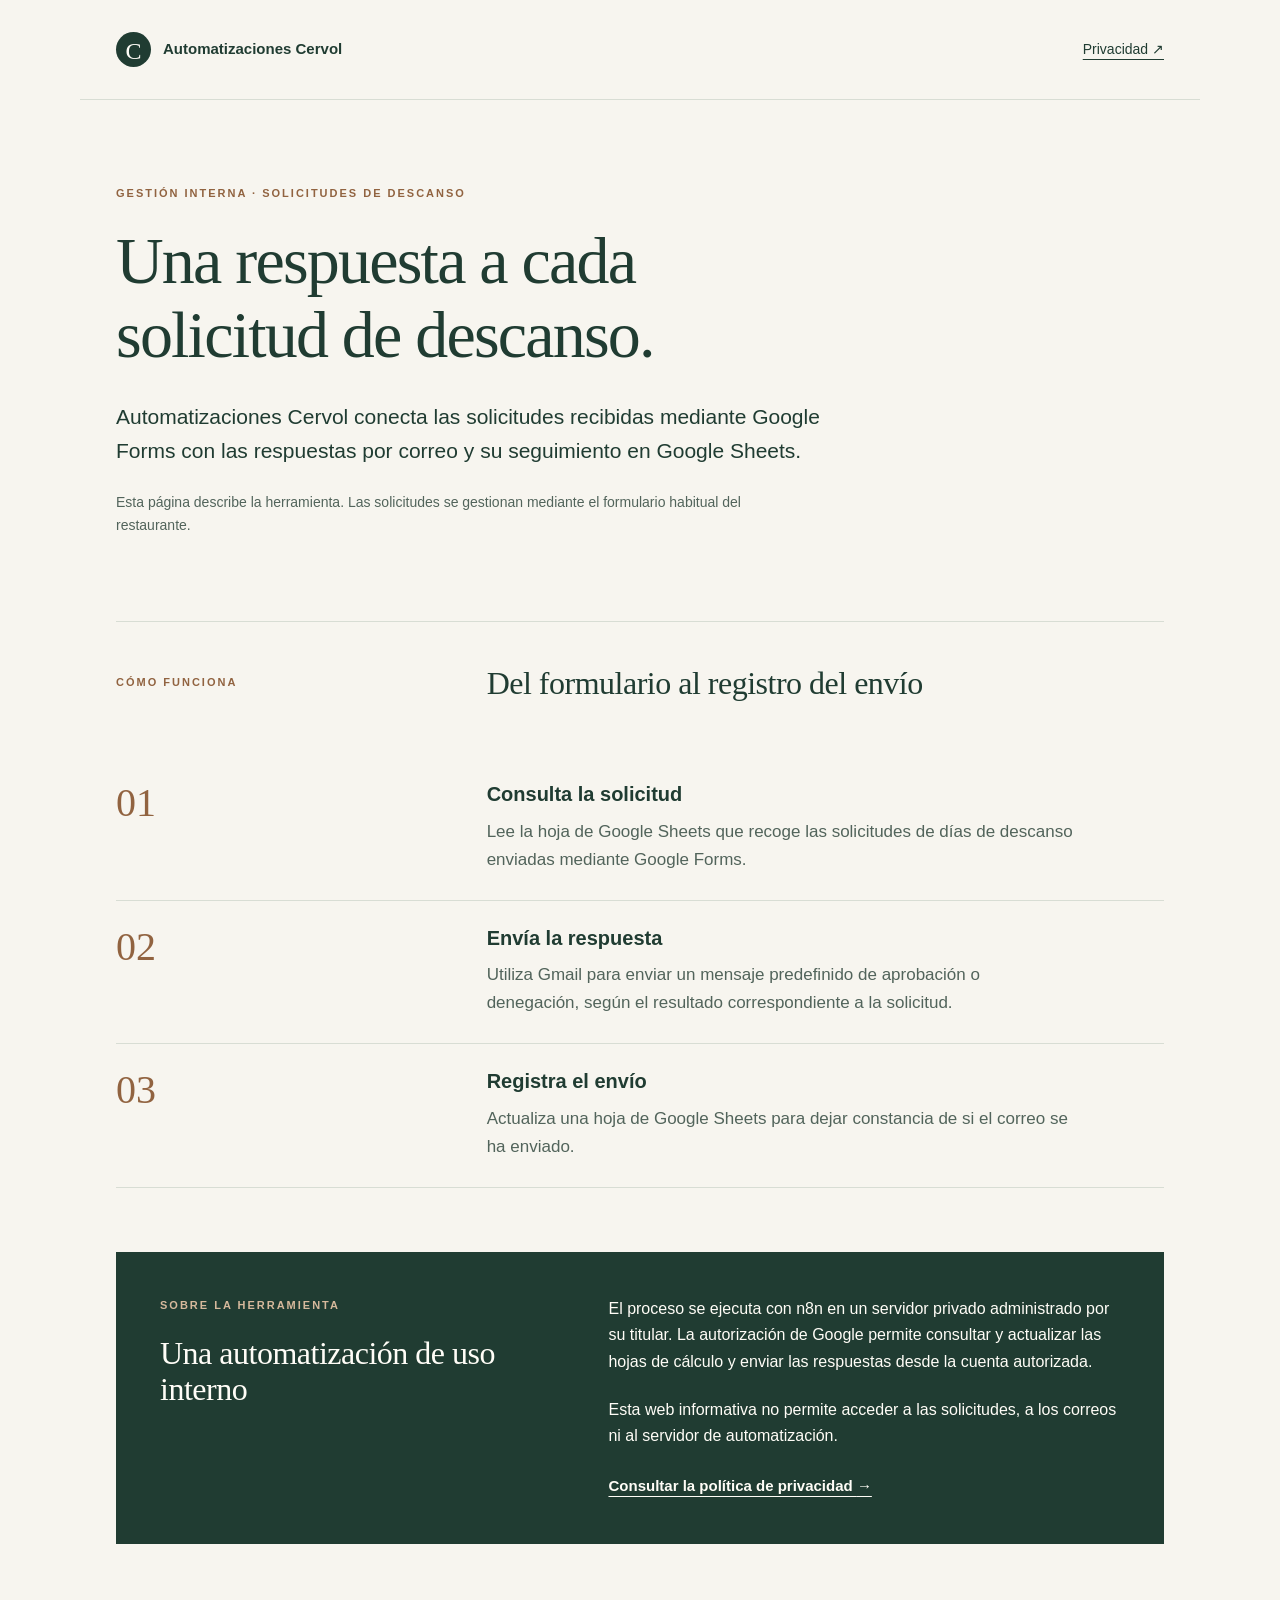
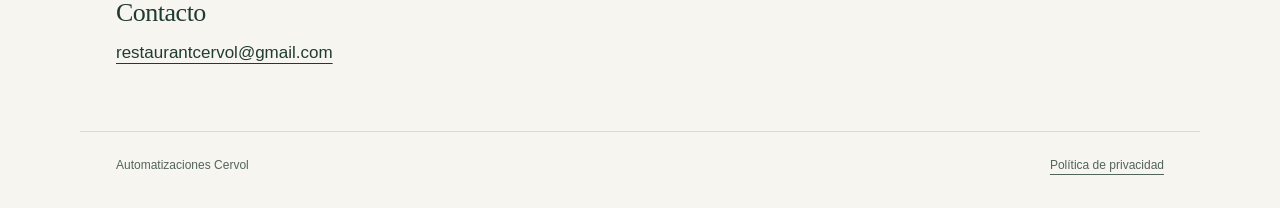
<file: index.html>
<!doctype html>
<html lang="es">
<head>
  <meta charset="utf-8">
  <meta name="viewport" content="width=device-width, initial-scale=1">
  <meta name="robots" content="noindex, nofollow">
  <meta name="description" content="Información sobre la automatización interna de solicitudes de descanso de Cervol.">
  <title>Automatizaciones Cervol</title>
  <link rel="stylesheet" href="styles.css">
</head>
<body>
  <a class="skip" href="#contenido">Ir al contenido</a>
  <header class="topbar wrap">
    <a class="brand" href="index.html"><span class="mark" aria-hidden="true">C</span> Automatizaciones Cervol</a>
    <nav aria-label="Principal"><a href="privacidad.html">Privacidad <span aria-hidden="true">↗</span></a></nav>
  </header>
  <main id="contenido" class="wrap">
    <section class="hero">
      <p class="eyebrow">GESTIÓN INTERNA · SOLICITUDES DE DESCANSO</p>
      <h1>Una respuesta a cada <br>solicitud de descanso.</h1>
      <p class="intro">Automatizaciones Cervol conecta las solicitudes recibidas mediante Google Forms con las respuestas por correo y su seguimiento en Google Sheets.</p>
      <p class="note">Esta página describe la herramienta. Las solicitudes se gestionan mediante el formulario habitual del restaurante.</p>
    </section>
    <section class="process" aria-labelledby="proceso">
      <div class="section-heading"><p class="eyebrow">CÓMO FUNCIONA</p><h2 id="proceso">Del formulario al registro del envío</h2></div>
      <ol class="steps">
        <li><span class="number" aria-hidden="true">01</span><div><h3>Consulta la solicitud</h3><p>Lee la hoja de Google Sheets que recoge las solicitudes de días de descanso enviadas mediante Google Forms.</p></div></li>
        <li><span class="number" aria-hidden="true">02</span><div><h3>Envía la respuesta</h3><p>Utiliza Gmail para enviar un mensaje predefinido de aprobación o denegación, según el resultado correspondiente a la solicitud.</p></div></li>
        <li><span class="number" aria-hidden="true">03</span><div><h3>Registra el envío</h3><p>Actualiza una hoja de Google Sheets para dejar constancia de si el correo se ha enviado.</p></div></li>
      </ol>
    </section>
    <section class="info-panel" aria-labelledby="uso">
      <div><p class="eyebrow">SOBRE LA HERRAMIENTA</p><h2 id="uso">Una automatización de uso interno</h2></div>
      <div><p>El proceso se ejecuta con n8n en un servidor privado administrado por su titular. La autorización de Google permite consultar y actualizar las hojas de cálculo y enviar las respuestas desde la cuenta autorizada.</p><p>Esta web informativa no permite acceder a las solicitudes, a los correos ni al servidor de automatización.</p><a class="text-link" href="privacidad.html">Consultar la política de privacidad <span aria-hidden="true">→</span></a></div>
    </section>
    <section class="contact"><h2>Contacto</h2><a href="mailto:restaurantcervol@gmail.com">restaurantcervol@gmail.com</a></section>
  </main>
  <footer class="wrap footer"><span>Automatizaciones Cervol</span><a href="privacidad.html">Política de privacidad</a></footer>
</body>
</html>
</file>
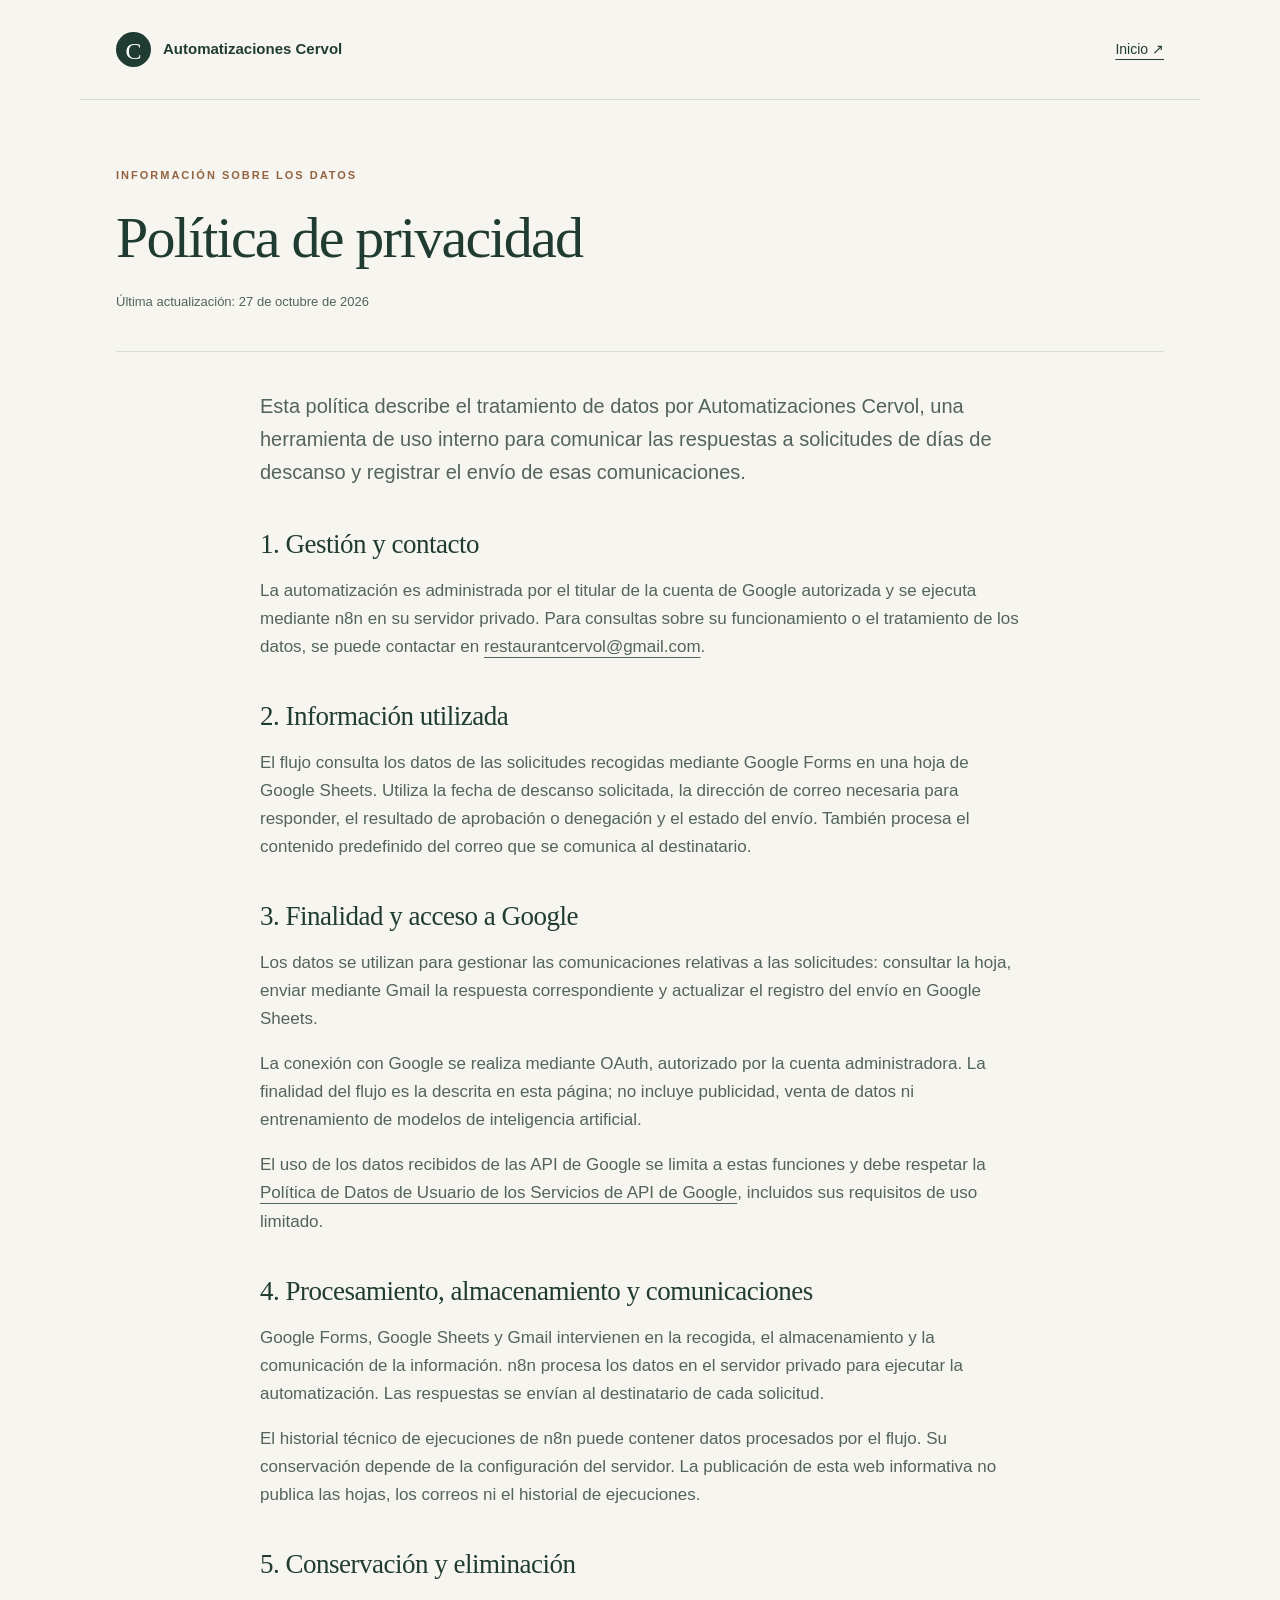
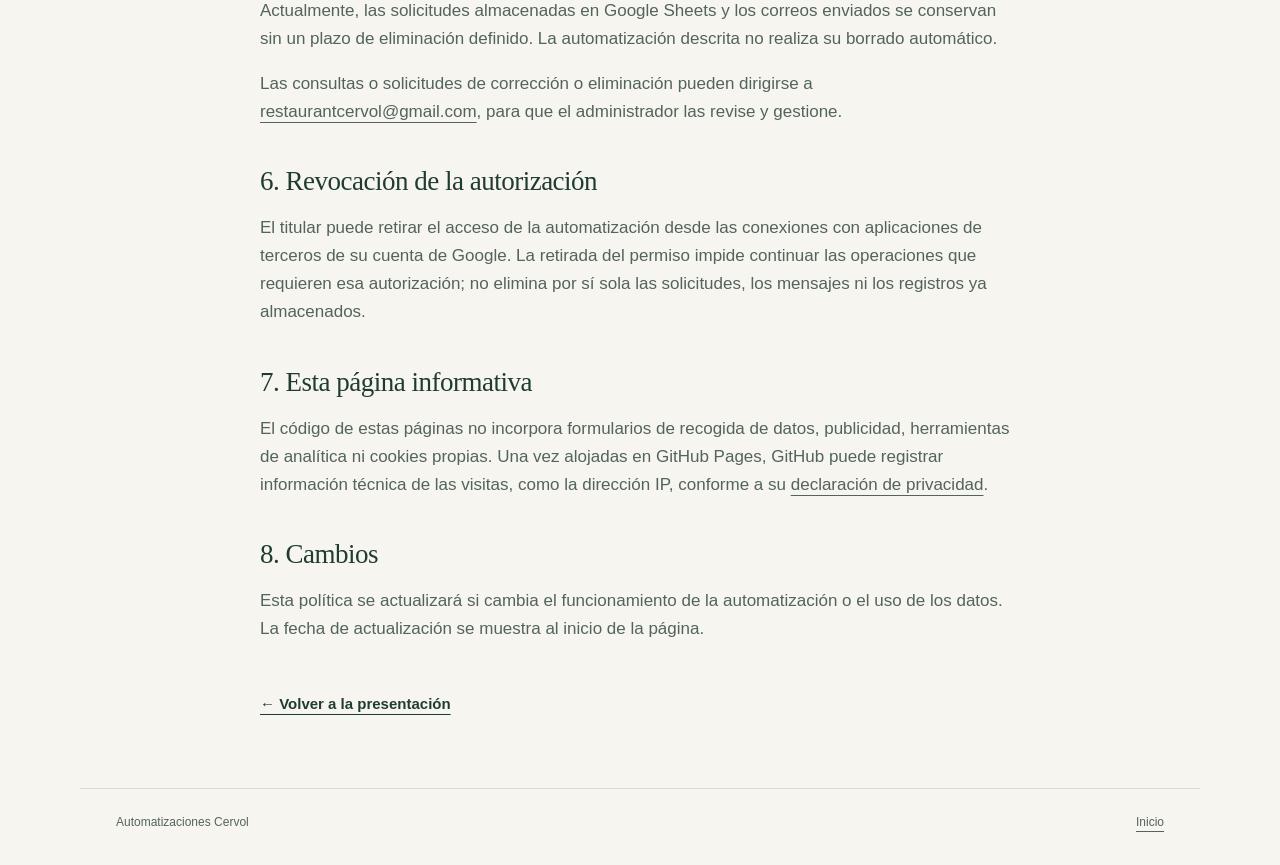
<file: privacidad.html>
<!doctype html>
<html lang="es">
<head>
  <meta charset="utf-8">
  <meta name="viewport" content="width=device-width, initial-scale=1">
  <meta name="robots" content="noindex, nofollow">
  <meta name="description" content="Uso de los datos en la automatización interna de solicitudes de descanso de Cervol.">
  <title>Política de privacidad · Automatizaciones Cervol</title>
  <link rel="stylesheet" href="styles.css">
</head>
<body>
  <a class="skip" href="#contenido">Ir al contenido</a>
  <header class="topbar wrap"><a class="brand" href="index.html"><span class="mark" aria-hidden="true">C</span> Automatizaciones Cervol</a><nav aria-label="Principal"><a href="index.html">Inicio <span aria-hidden="true">↗</span></a></nav></header>
  <main id="contenido" class="wrap policy">
    <div class="policy-title"><p class="eyebrow">INFORMACIÓN SOBRE LOS DATOS</p><h1>Política de privacidad</h1><p class="updated">Última actualización: 27 de octubre de 2026</p></div>
    <div class="policy-body">
      <p class="lead">Esta política describe el tratamiento de datos por Automatizaciones Cervol, una herramienta de uso interno para comunicar las respuestas a solicitudes de días de descanso y registrar el envío de esas comunicaciones.</p>
      <section><h2>1. Gestión y contacto</h2><p>La automatización es administrada por el titular de la cuenta de Google autorizada y se ejecuta mediante n8n en su servidor privado. Para consultas sobre su funcionamiento o el tratamiento de los datos, se puede contactar en <a href="mailto:restaurantcervol@gmail.com">restaurantcervol@gmail.com</a>.</p></section>
      <section><h2>2. Información utilizada</h2><p>El flujo consulta los datos de las solicitudes recogidas mediante Google Forms en una hoja de Google Sheets. Utiliza la fecha de descanso solicitada, la dirección de correo necesaria para responder, el resultado de aprobación o denegación y el estado del envío. También procesa el contenido predefinido del correo que se comunica al destinatario.</p></section>
      <section><h2>3. Finalidad y acceso a Google</h2><p>Los datos se utilizan para gestionar las comunicaciones relativas a las solicitudes: consultar la hoja, enviar mediante Gmail la respuesta correspondiente y actualizar el registro del envío en Google Sheets.</p><p>La conexión con Google se realiza mediante OAuth, autorizado por la cuenta administradora. La finalidad del flujo es la descrita en esta página; no incluye publicidad, venta de datos ni entrenamiento de modelos de inteligencia artificial.</p><p>El uso de los datos recibidos de las API de Google se limita a estas funciones y debe respetar la <a href="https://developers.google.com/terms/api-services-user-data-policy">Política de Datos de Usuario de los Servicios de API de Google</a>, incluidos sus requisitos de uso limitado.</p></section>
      <section><h2>4. Procesamiento, almacenamiento y comunicaciones</h2><p>Google Forms, Google Sheets y Gmail intervienen en la recogida, el almacenamiento y la comunicación de la información. n8n procesa los datos en el servidor privado para ejecutar la automatización. Las respuestas se envían al destinatario de cada solicitud.</p><p>El historial técnico de ejecuciones de n8n puede contener datos procesados por el flujo. Su conservación depende de la configuración del servidor. La publicación de esta web informativa no publica las hojas, los correos ni el historial de ejecuciones.</p></section>
      <section><h2>5. Conservación y eliminación</h2><p>Actualmente, las solicitudes almacenadas en Google Sheets y los correos enviados se conservan sin un plazo de eliminación definido. La automatización descrita no realiza su borrado automático.</p><p>Las consultas o solicitudes de corrección o eliminación pueden dirigirse a <a href="mailto:restaurantcervol@gmail.com">restaurantcervol@gmail.com</a>, para que el administrador las revise y gestione.</p></section>
      <section><h2>6. Revocación de la autorización</h2><p>El titular puede retirar el acceso de la automatización desde las conexiones con aplicaciones de terceros de su cuenta de Google. La retirada del permiso impide continuar las operaciones que requieren esa autorización; no elimina por sí sola las solicitudes, los mensajes ni los registros ya almacenados.</p></section>
      <section><h2>7. Esta página informativa</h2><p>El código de estas páginas no incorpora formularios de recogida de datos, publicidad, herramientas de analítica ni cookies propias. Una vez alojadas en GitHub Pages, GitHub puede registrar información técnica de las visitas, como la dirección IP, conforme a su <a href="https://docs.github.com/en/site-policy/privacy-policies/github-general-privacy-statement">declaración de privacidad</a>.</p></section>
      <section><h2>8. Cambios</h2><p>Esta política se actualizará si cambia el funcionamiento de la automatización o el uso de los datos. La fecha de actualización se muestra al inicio de la página.</p></section>
      <a class="text-link back" href="index.html"><span aria-hidden="true">←</span> Volver a la presentación</a>
    </div>
  </main>
  <footer class="wrap footer"><span>Automatizaciones Cervol</span><a href="index.html">Inicio</a></footer>
</body>
</html>
</file>
<file: styles.css>
:root{--bg:#f7f5ef;--ink:#203c32;--muted:#52645b;--line:#d8ddd4;--accent:#916340;--white:#fffdf7}*{box-sizing:border-box}body{margin:0;background:var(--bg);color:var(--ink);font-family:Arial,Helvetica,sans-serif;font-size:17px;line-height:1.65}a{color:inherit;text-underline-offset:5px}a:hover{color:var(--accent)}a:focus-visible{outline:3px solid var(--accent);outline-offset:5px}.wrap{max-width:1120px;margin:auto;padding-left:36px;padding-right:36px}.topbar{min-height:100px;display:flex;align-items:center;justify-content:space-between;gap:24px;border-bottom:1px solid var(--line)}.brand{display:flex;align-items:center;gap:12px;font-size:15px;font-weight:bold;text-decoration:none}.mark{display:grid;place-items:center;width:35px;height:35px;background:var(--ink);color:var(--white);border-radius:50%;font-family:Georgia,serif;font-size:24px;font-weight:normal}.topbar nav{font-size:14px}.hero{padding:84px 0 70px;max-width:850px}.eyebrow{font-size:11px;letter-spacing:2px;font-weight:bold;color:var(--accent);margin:0 0 22px}h1,h2,h3{font-weight:normal;line-height:1.12;margin:0}h1,h2{font-family:Georgia,'Times New Roman',serif}h1{font-size:clamp(42px,5.2vw,66px);letter-spacing:-1.8px}h2{font-size:32px;letter-spacing:-.5px}h3{font-size:20px;font-weight:bold}.intro{font-size:21px;line-height:1.6;max-width:730px;margin:28px 0 0}.note{font-size:14px;max-width:650px;color:var(--muted);margin-top:24px}.process{padding:44px 0 64px;border-top:1px solid var(--line)}.section-heading{display:grid;grid-template-columns:1fr 2fr;align-items:start;gap:32px}.section-heading .eyebrow{margin-top:7px}.steps{list-style:none;padding:16px 0 0;margin:28px 0 0}.steps li{display:grid;grid-template-columns:1fr 2fr;gap:32px;border-bottom:1px solid var(--line);padding:26px 0}.number{font-family:Georgia,serif;font-size:40px;color:var(--accent);line-height:1}.steps p{max-width:590px;margin:12px 0 0;color:var(--muted)}.info-panel{display:grid;grid-template-columns:1fr 1.3fr;gap:55px;background:var(--ink);color:var(--white);padding:44px;margin:0 0 44px}.info-panel .eyebrow{color:#d6b99c}.info-panel p:not(.eyebrow){margin:0 0 22px;font-size:16px}.info-panel a:hover{color:#e5c8aa}.text-link{font-size:15px;font-weight:bold}.contact{padding:10px 0 64px}.contact h2{font-size:26px;margin-bottom:12px}.contact a{font-size:17px}.footer{display:flex;justify-content:space-between;gap:20px;padding-top:24px;padding-bottom:32px;border-top:1px solid var(--line);font-size:12px;color:var(--muted)}.policy-title{padding:66px 0 38px;border-bottom:1px solid var(--line)}.policy-title h1{font-size:clamp(38px,5vw,58px)}.updated{font-size:13px;color:var(--muted);margin:20px 0 0}.policy-body{max-width:760px;margin:38px auto 70px}.lead{font-size:20px}.policy-body section{margin-top:38px}.policy-body h2{font-size:27px;line-height:1.3}.policy-body p{color:var(--muted);margin-top:15px}.policy-body a{overflow-wrap:anywhere}.back{display:inline-block;margin-top:32px}.skip{position:absolute;left:20px;top:-80px;background:var(--ink);color:white;padding:10px;z-index:2}.skip:focus{top:10px}@media(max-width:650px){.wrap{padding-left:22px;padding-right:22px}.topbar{min-height:84px;gap:12px}.brand{font-size:12px;gap:8px}.mark{flex-shrink:0;width:30px;height:30px;font-size:21px}.topbar nav{font-size:12px}.hero{padding:56px 0 44px}h1{letter-spacing:-1px}.hero h1 br{display:none}.intro{font-size:19px}.section-heading{display:block}.section-heading h2{font-size:29px}.steps li{grid-template-columns:45px 1fr;gap:18px}.number{font-size:30px}.steps h3{font-size:18px}.steps p{font-size:16px}.info-panel{display:block;padding:28px 24px}.info-panel h2{margin-bottom:26px}.info-panel{margin-bottom:32px}.contact{padding-bottom:40px}.footer{font-size:11px}.policy-title{padding-top:46px}.policy-body h2{font-size:25px}.policy-body{font-size:16px}.lead{font-size:18px}}
</file>
